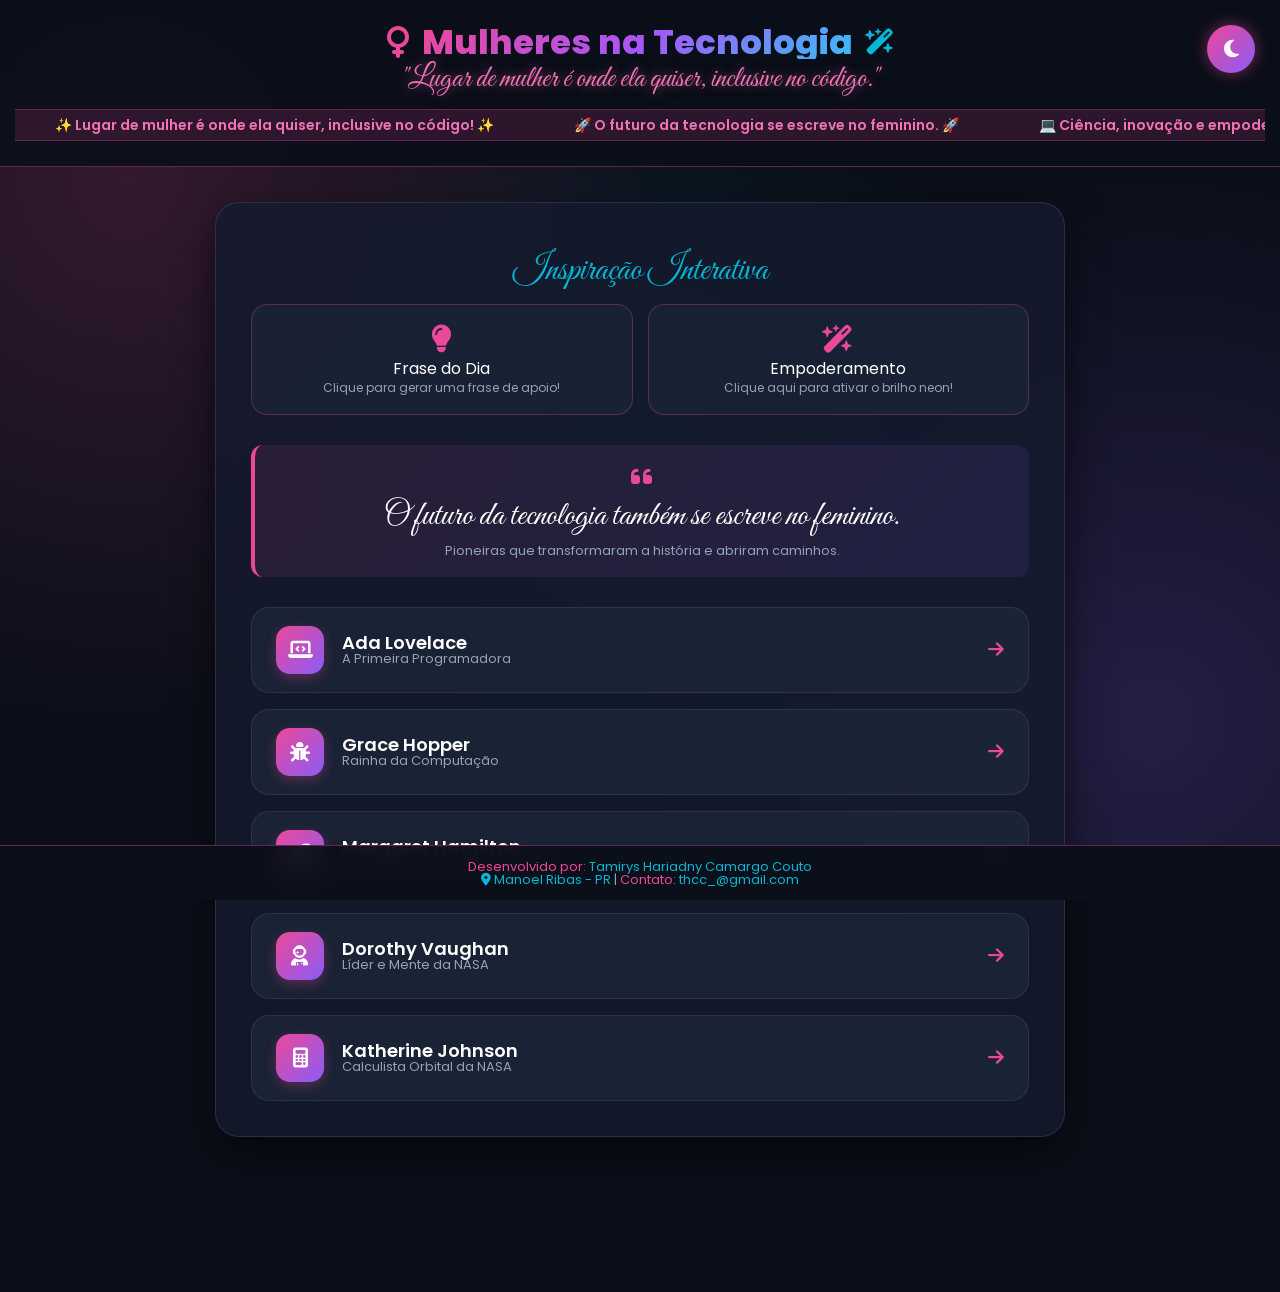
<file: index.html>
<!DOCTYPE html>
<html lang="pt-br">
<head>
    <meta charset="UTF-8">
    <meta name="viewport" content="width=device-width, initial-scale=1.0">
    <title>Mulheres na Tecnologia | Pioneiras</title>
    <link rel="stylesheet" href="reset.css">
    <link rel="stylesheet" href="style.css">
    <link rel="preconnect" href="https://fonts.googleapis.com">
    <link rel="preconnect" href="https://fonts.gstatic.com" crossorigin>
    <link href="https://fonts.googleapis.com/css2?family=Great+Vibes&family=Poppins:wght@300;400;600;800&display=swap" rel="stylesheet">
    <link rel="stylesheet" href="https://cdnjs.cloudflare.com/ajax/libs/font-awesome/6.4.0/css/all.min.css">
    <script src="script.js" defer></script>
</head>
<body>

    <header class="cabecalho">
        <div class="logo-area">
            <i class="fa-solid fa-venus icon-feminismo"></i>
            <h1 id="titulo">Mulheres na Tecnologia</h1>
            <i class="fa-solid fa-wand-magic-sparkles icon-tech"></i>
        </div>
        <p class="frase-cursiva-topo">"Lugar de mulher é onde ela quiser, inclusive no código."</p>

        <!-- Letreiro com Frases Animadas -->
        <div class="ticker-wrapper">
            <div class="ticker-content">
                <span>✨ Lugar de mulher é onde ela quiser, inclusive no código! ✨</span>
                <span>🚀 O futuro da tecnologia se escreve no feminino. 🚀</span>
                <span>💻 Ciência, inovação e empoderamento transformam o mundo. 💻</span>
                <span>👑 Quebrando barreiras e criando o amanhã. 👑</span>
            </div>
        </div>
    </header>

    <main class="card-principal">
        
        <!-- Objetos Interativos -->
        <section class="objetos-interativos">
            <h3 class="subtitulo-cursiva">Inspiração Interativa</h3>
            <div class="cards-interativos">
                <div class="card-item" onclick="gerarFrase()">
                    <i class="fa-solid fa-lightbulb icon-card"></i>
                    <h4>Frase do Dia</h4>
                    <p id="texto-frase">Clique para gerar uma frase de apoio!</p>
                </div>
                <div class="card-item" onclick="soltarBrilhos(event)">
                    <i class="fa-solid fa-wand-magic-sparkles icon-card"></i>
                    <h4>Empoderamento</h4>
                    <p>Clique aqui para ativar o brilho neon!</p>
                </div>
            </div>
        </section>

        <!-- Frases de Empoderamento em Destaque -->
        <section class="quote-box">
            <i class="fa-solid fa-quote-left icon-quote"></i>
            <p class="frase-empoderada">O futuro da tecnologia também se escreve no feminino.</p>
            <span class="subtext-quote">Pioneiras que transformaram a história e abriram caminhos.</span>
        </section>

        <!-- Menu com Cards Interativos -->
        <nav class="menu">
            <ul>
                <li>
                    <a href="ada.html" class="nav-card">
                        <div class="icon-box"><i class="fa-solid fa-laptop-code"></i></div>
                        <div class="card-info">
                            <h3>Ada Lovelace</h3>
                            <p>A Primeira Programadora</p>
                        </div>
                        <i class="fa-solid fa-arrow-right arrow-icon"></i>
                    </a>
                </li>
                <li>
                    <a href="grace.html" class="nav-card">
                        <div class="icon-box"><i class="fa-solid fa-bug"></i></div>
                        <div class="card-info">
                            <h3>Grace Hopper</h3>
                            <p>Rainha da Computação</p>
                        </div>
                        <i class="fa-solid fa-arrow-right arrow-icon"></i>
                    </a>
                </li>
                <li>
                    <a href="margareth.html" class="nav-card">
                        <div class="icon-box"><i class="fa-solid fa-rocket"></i></div>
                        <div class="card-info">
                            <h3>Margaret Hamilton</h3>
                            <p>Pioneira dos Software Espaciais</p>
                        </div>
                        <i class="fa-solid fa-arrow-right arrow-icon"></i>
                    </a>
                </li>
                <li>
                    <a href="dorothy.html" class="nav-card">
                        <div class="icon-box"><i class="fa-solid fa-user-astronaut"></i></div>
                        <div class="card-info">
                            <h3>Dorothy Vaughan</h3>
                            <p>Líder e Mente da NASA</p>
                        </div>
                        <i class="fa-solid fa-arrow-right arrow-icon"></i>
                    </a>
                </li>
                <li>
                    <a href="katherine.html" class="nav-card">
                        <div class="icon-box"><i class="fa-solid fa-calculator"></i></div>
                        <div class="card-info">
                            <h3>Katherine Johnson</h3>
                            <p>Calculista Orbital da NASA</p>
                        </div>
                        <i class="fa-solid fa-arrow-right arrow-icon"></i>
                    </a>
                </li>
            </ul>
        </nav>
    </main>

    <footer>
        <div class="footer-content">
            <p><b>Desenvolvido por:</b> <i>Tamirys Hariadny Camargo Couto</i></p>
            <p><i class="fa-solid fa-location-dot"></i> <i>Manoel Ribas - PR</i> | <b>Contato:</b> <i>thcc_@gmail.com</i></p>
        </div>
    </footer>

</body>
</html>
</file>
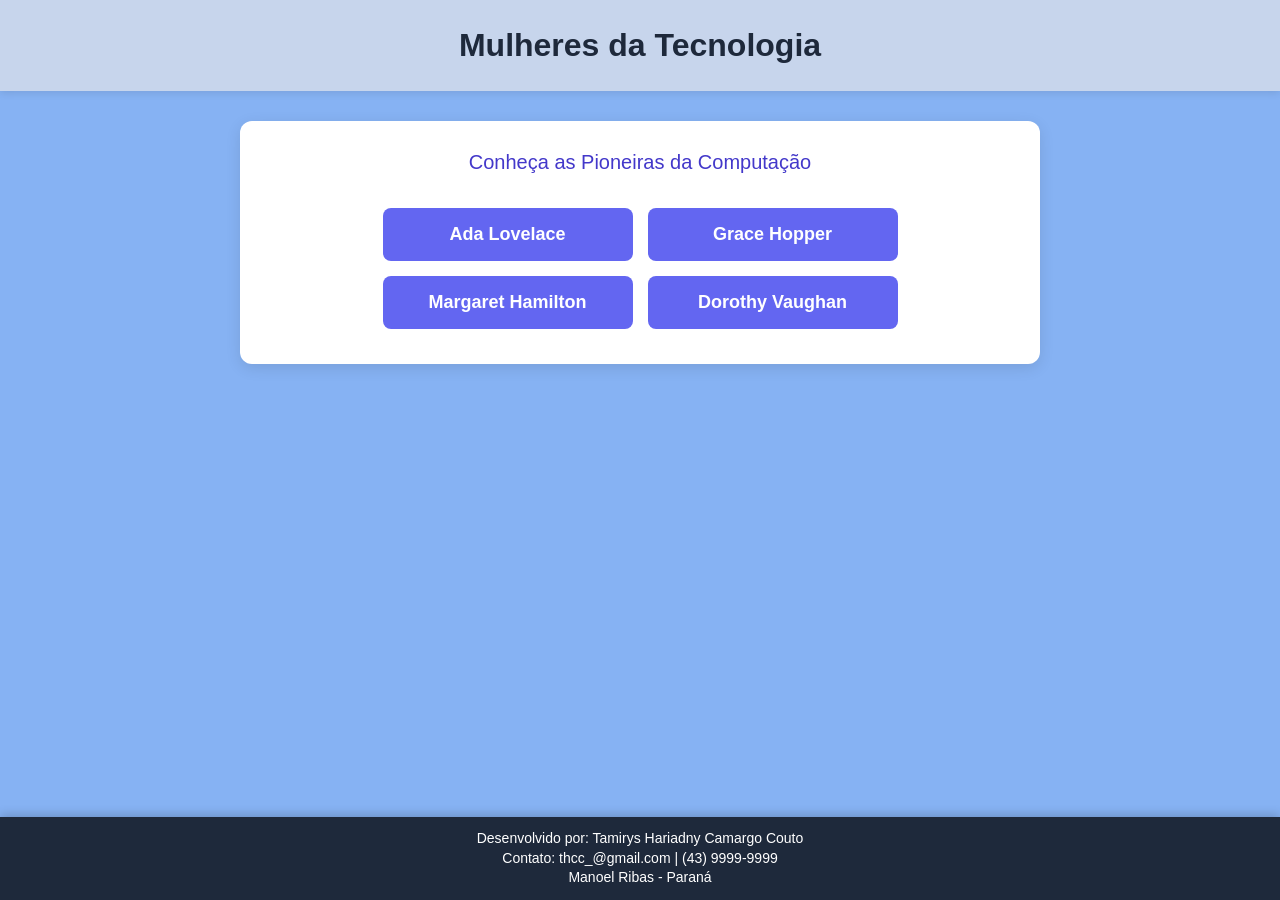
<file: mulheres_tecnologia-main/index.html>
<!DOCTYPE html>
<html lang="pt-br">

<head>
    <meta charset="UTF-8">
    <meta name="viewport" content="width=device-width, initial-scale=1.0">
    <title>Mulheres da Tecnologia - Página Inicial</title>
    <link rel="stylesheet" href="reset.css">
    <link rel="stylesheet" href="style.css"> 
</head>

<body>

    <header class="cabecalho">
        <h1 id="titulo"> Mulheres da Tecnologia </h1>
    </header>

    <main style="text-align: center;">
        <h2 style="font-size: 20px; color: #4338ca; margin-bottom: 20px;">Conheça as Pioneiras da Computação</h2>
        <nav class="menu">
            <ul>
                <li> <a href="ada.html"> Ada Lovelace </a></li>
                <li> <a href="grace.html"> Grace Hopper </a> </li>
                <li> <a href="margareth.html"> Margaret Hamilton </a> </li>
                <li> <a href="dorothy.html"> Dorothy Vaughan </a></li>
            </ul>
        </nav>
    </main>

    <footer>
        <p>
            <b>Desenvolvido por:</b> <i> Tamirys Hariadny Camargo Couto </i> <br>
            <b>Contato:</b> <i>thcc_@gmail.com | (43) 9999-9999 </i> <br>
            <i> Manoel Ribas - Paraná </i> 
        </p>
    </footer>
</body>

</html>
</file>
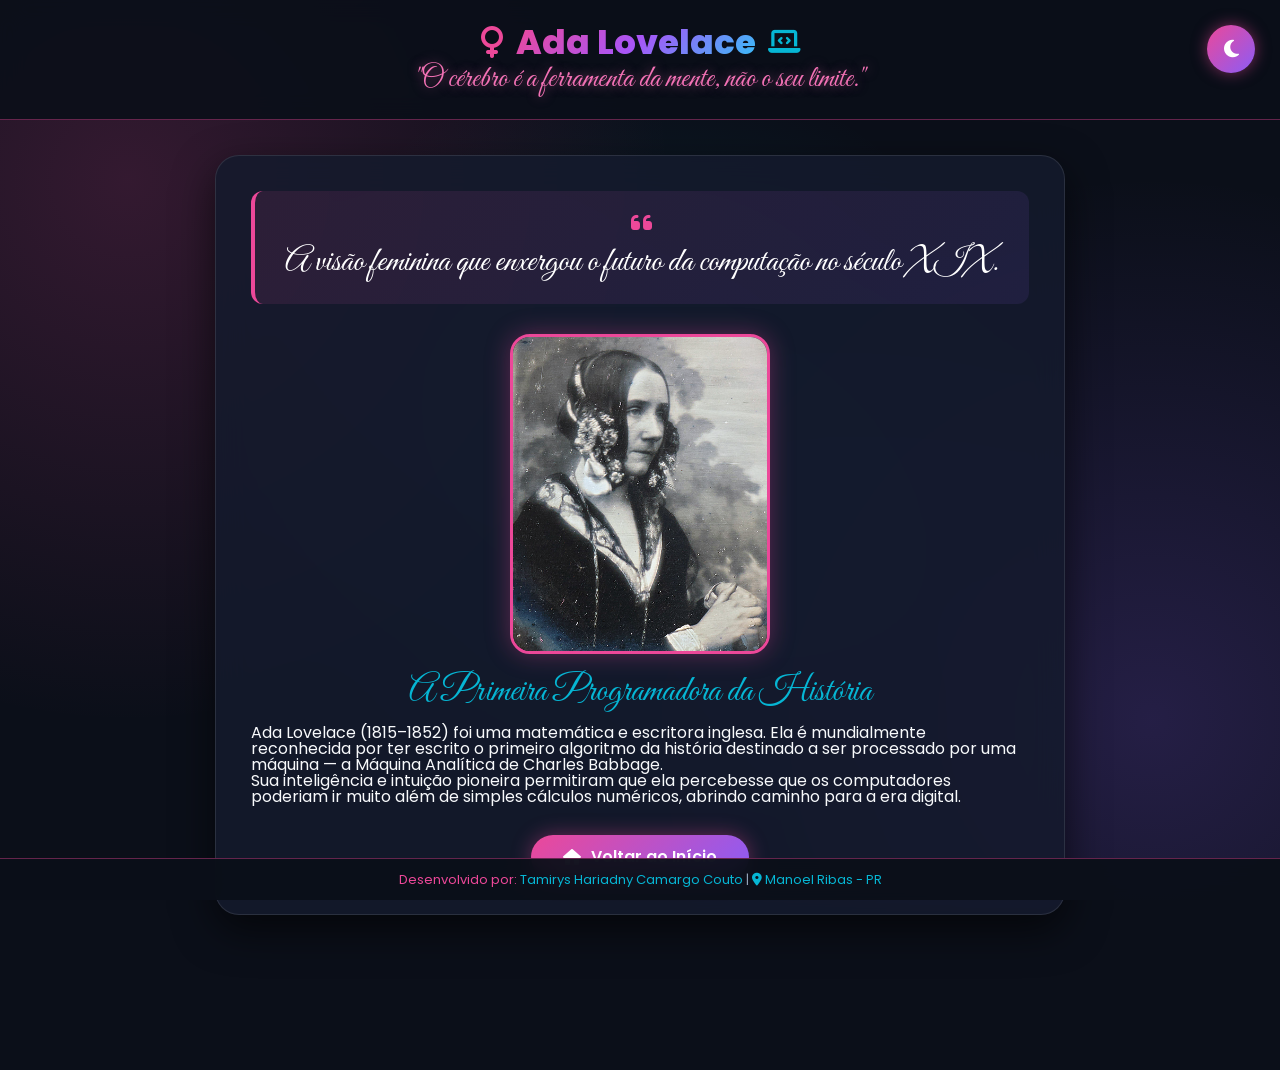
<file: ada.html>
<!DOCTYPE html>
<html lang="pt-br">
<head>
    <meta charset="UTF-8">
    <meta name="viewport" content="width=device-width, initial-scale=1.0">
    <title>Ada Lovelace | Mulheres na Tech</title>
    <link rel="stylesheet" href="reset.css">
    <link rel="stylesheet" href="style.css">
    <link rel="preconnect" href="https://fonts.googleapis.com">
    <link rel="preconnect" href="https://fonts.gstatic.com" crossorigin>
    <link href="https://fonts.googleapis.com/css2?family=Great+Vibes&family=Poppins:wght@300;400;600;800&display=swap" rel="stylesheet">
    <link rel="stylesheet" href="https://cdnjs.cloudflare.com/ajax/libs/font-awesome/6.4.0/css/all.min.css">
    <script src="script.js" defer></script>
</head>
<body>

    <header class="cabecalho">
        <div class="logo-area">
            <i class="fa-solid fa-venus icon-feminismo"></i>
            <h1 id="titulo">Ada Lovelace</h1>
            <i class="fa-solid fa-laptop-code icon-tech"></i>
        </div>
        <p class="frase-cursiva-topo">"O cérebro é a ferramenta da mente, não o seu limite."</p>
    </header>

    <main class="card-principal">
        <div class="quote-box">
            <i class="fa-solid fa-quote-left icon-quote"></i>
            <p class="frase-empoderada">A visão feminina que enxergou o futuro da computação no século XIX.</p>
        </div>

        <div class="img-container">
            <img class="imgcentro img-animada" src="ada.png" alt="Ada Lovelace">
        </div>

        <section class="bio-texto">
            <h2 class="subtitulo-cursiva">A Primeira Programadora da História</h2>
            <p>Ada Lovelace (1815–1852) foi uma matemática e escritora inglesa. Ela é mundialmente reconhecida por ter escrito o primeiro algoritmo da história destinado a ser processado por uma máquina — a Máquina Analítica de Charles Babbage.</p>
            <p>Sua inteligência e intuição pioneira permitiram que ela percebesse que os computadores poderiam ir muito além de simples cálculos numéricos, abrindo caminho para a era digital.</p>
        </section>

        <div class="btn-container">
            <a href="index.html" class="btn-voltar">
                <i class="fa-solid fa-house"></i> Voltar ao Início
            </a>
        </div>
    </main>

    <footer>
        <p><b>Desenvolvido por:</b> <i>Tamirys Hariadny Camargo Couto</i> | <i class="fa-solid fa-location-dot"></i> <i>Manoel Ribas - PR</i></p>
    </footer>

</body>
</html>
</file>
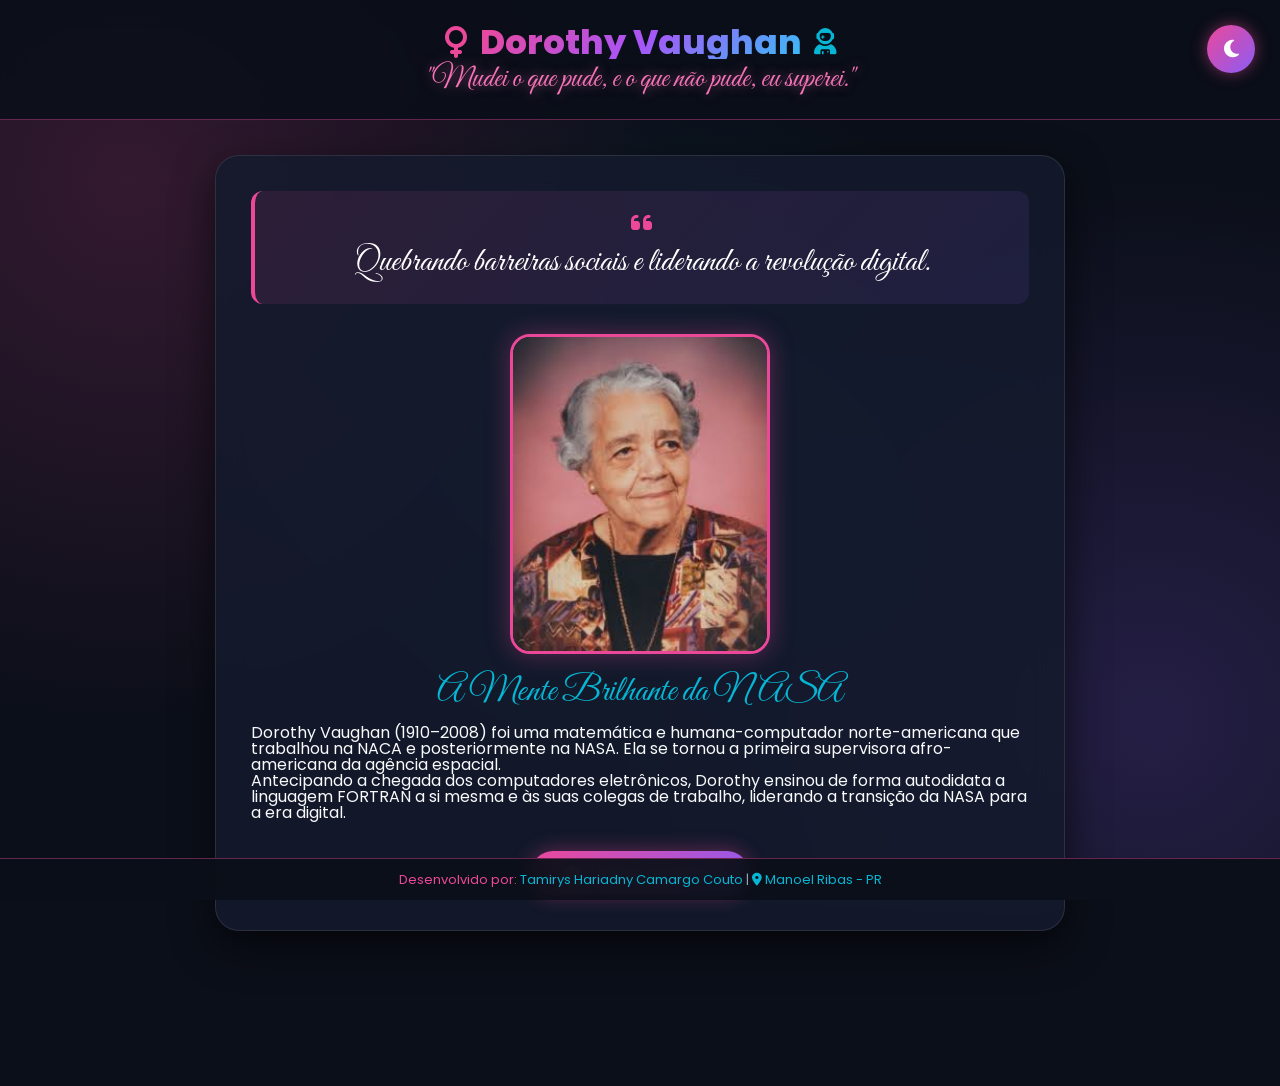
<file: dorothy.html>
<!DOCTYPE html>
<html lang="pt-br">
<head>
    <meta charset="UTF-8">
    <meta name="viewport" content="width=device-width, initial-scale=1.0">
    <title>Dorothy Vaughan | Mulheres na Tech</title>
    <link rel="stylesheet" href="reset.css">
    <link rel="stylesheet" href="style.css">
    <link rel="preconnect" href="https://fonts.googleapis.com">
    <link rel="preconnect" href="https://fonts.gstatic.com" crossorigin>
    <link href="https://fonts.googleapis.com/css2?family=Great+Vibes&family=Poppins:wght@300;400;600;800&display=swap" rel="stylesheet">
    <link rel="stylesheet" href="https://cdnjs.cloudflare.com/ajax/libs/font-awesome/6.4.0/css/all.min.css">
    <script src="script.js" defer></script>
</head>
<body>

    <header class="cabecalho">
        <div class="logo-area">
            <i class="fa-solid fa-venus icon-feminismo"></i>
            <h1 id="titulo">Dorothy Vaughan</h1>
            <i class="fa-solid fa-user-astronaut icon-tech"></i>
        </div>
        <p class="frase-cursiva-topo">"Mudei o que pude, e o que não pude, eu superei."</p>
    </header>

    <main class="card-principal">
        <div class="quote-box">
            <i class="fa-solid fa-quote-left icon-quote"></i>
            <p class="frase-empoderada">Quebrando barreiras sociais e liderando a revolução digital.</p>
        </div>

        <div class="img-container">
            <img class="imgcentro img-animada" src="dorothy.jpeg" alt="Dorothy Vaughan">
        </div>

        <section class="bio-texto">
            <h2 class="subtitulo-cursiva">A Mente Brilhante da NASA</h2>
            <p>Dorothy Vaughan (1910–2008) foi uma matemática e humana-computador norte-americana que trabalhou na NACA e posteriormente na NASA. Ela se tornou a primeira supervisora afro-americana da agência espacial.</p>
            <p>Antecipando a chegada dos computadores eletrônicos, Dorothy ensinou de forma autodidata a linguagem FORTRAN a si mesma e às suas colegas de trabalho, liderando a transição da NASA para a era digital.</p>
        </section>

        <div class="btn-container">
            <a href="index.html" class="btn-voltar">
                <i class="fa-solid fa-house"></i> Voltar ao Início
            </a>
        </div>
    </main>

    <footer>
        <p><b>Desenvolvido por:</b> <i>Tamirys Hariadny Camargo Couto</i> | <i class="fa-solid fa-location-dot"></i> <i>Manoel Ribas - PR</i></p>
    </footer>

</body>
</html>
</file>
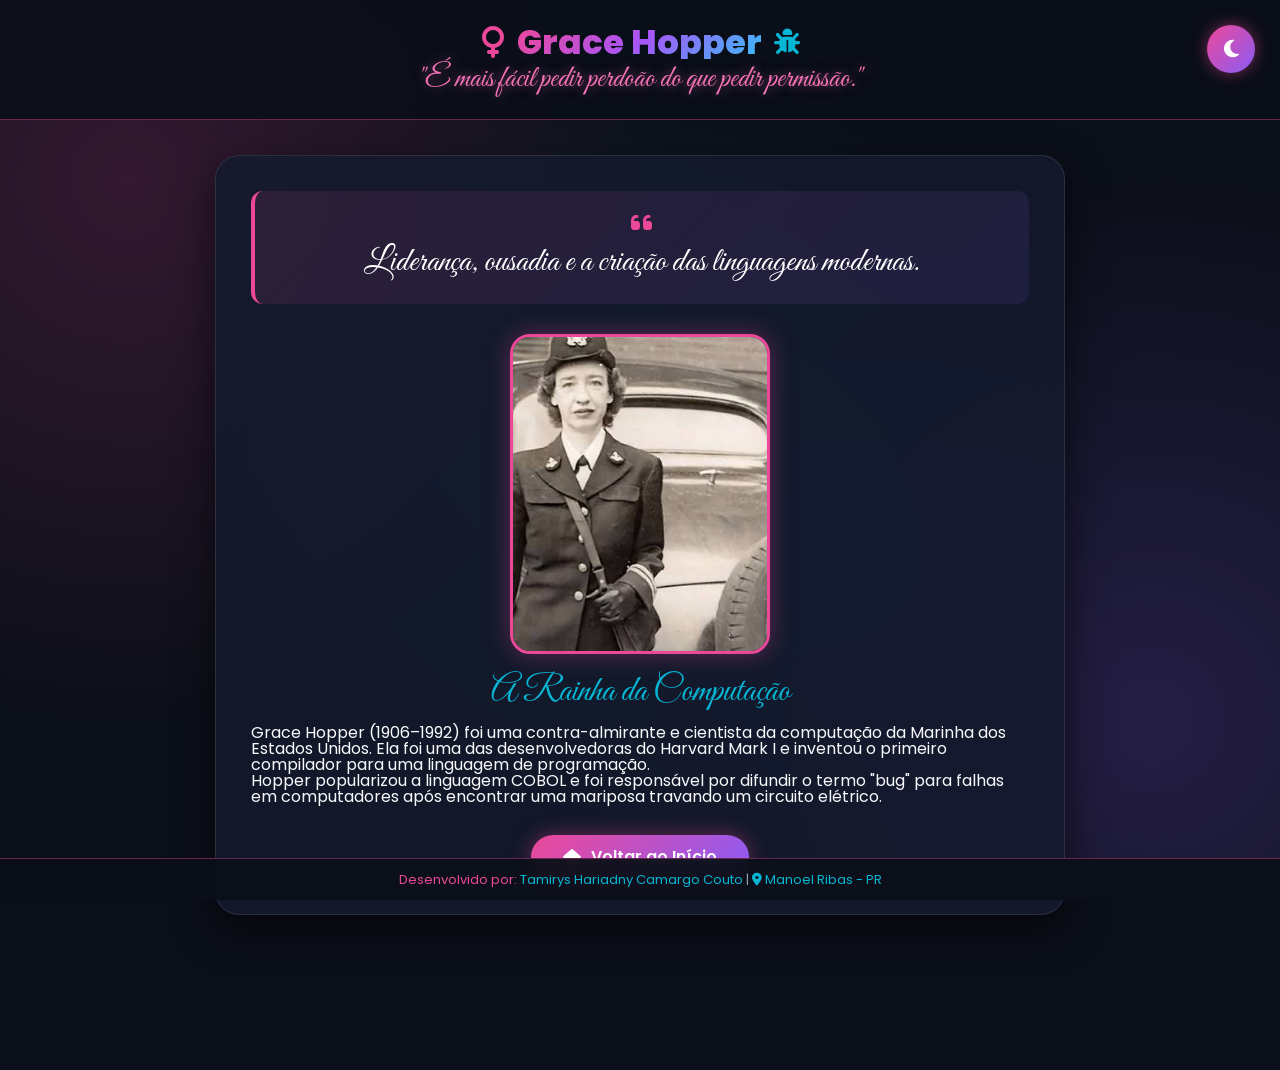
<file: grace.html>
<!DOCTYPE html>
<html lang="pt-br">
<head>
    <meta charset="UTF-8">
    <meta name="viewport" content="width=device-width, initial-scale=1.0">
    <title>Grace Hopper | Mulheres na Tech</title>
    <link rel="stylesheet" href="reset.css">
    <link rel="stylesheet" href="style.css">
    <link rel="preconnect" href="https://fonts.googleapis.com">
    <link rel="preconnect" href="https://fonts.gstatic.com" crossorigin>
    <link href="https://fonts.googleapis.com/css2?family=Great+Vibes&family=Poppins:wght@300;400;600;800&display=swap" rel="stylesheet">
    <link rel="stylesheet" href="https://cdnjs.cloudflare.com/ajax/libs/font-awesome/6.4.0/css/all.min.css">
    <script src="script.js" defer></script>
</head>
<body>

    <header class="cabecalho">
        <div class="logo-area">
            <i class="fa-solid fa-venus icon-feminismo"></i>
            <h1 id="titulo">Grace Hopper</h1>
            <i class="fa-solid fa-bug icon-tech"></i>
        </div>
        <p class="frase-cursiva-topo">"É mais fácil pedir perdoão do que pedir permissão."</p>
    </header>

    <main class="card-principal">
        <div class="quote-box">
            <i class="fa-solid fa-quote-left icon-quote"></i>
            <p class="frase-empoderada">Liderança, ousadia e a criação das linguagens modernas.</p>
        </div>

        <div class="img-container">
            <img class="imgcentro img-animada" src="grace.jpeg" alt="Grace Hopper">
        </div>

        <section class="bio-texto">
            <h2 class="subtitulo-cursiva">A Rainha da Computação</h2>
            <p>Grace Hopper (1906–1992) foi uma contra-almirante e cientista da computação da Marinha dos Estados Unidos. Ela foi uma das desenvolvedoras do Harvard Mark I e inventou o primeiro compilador para uma linguagem de programação.</p>
            <p>Hopper popularizou a linguagem COBOL e foi responsável por difundir o termo "bug" para falhas em computadores após encontrar uma mariposa travando um circuito elétrico.</p>
        </section>

        <div class="btn-container">
            <a href="index.html" class="btn-voltar">
                <i class="fa-solid fa-house"></i> Voltar ao Início
            </a>
        </div>
    </main>

    <footer>
        <p><b>Desenvolvido por:</b> <i>Tamirys Hariadny Camargo Couto</i> | <i class="fa-solid fa-location-dot"></i> <i>Manoel Ribas - PR</i></p>
    </footer>

</body>
</html>
</file>
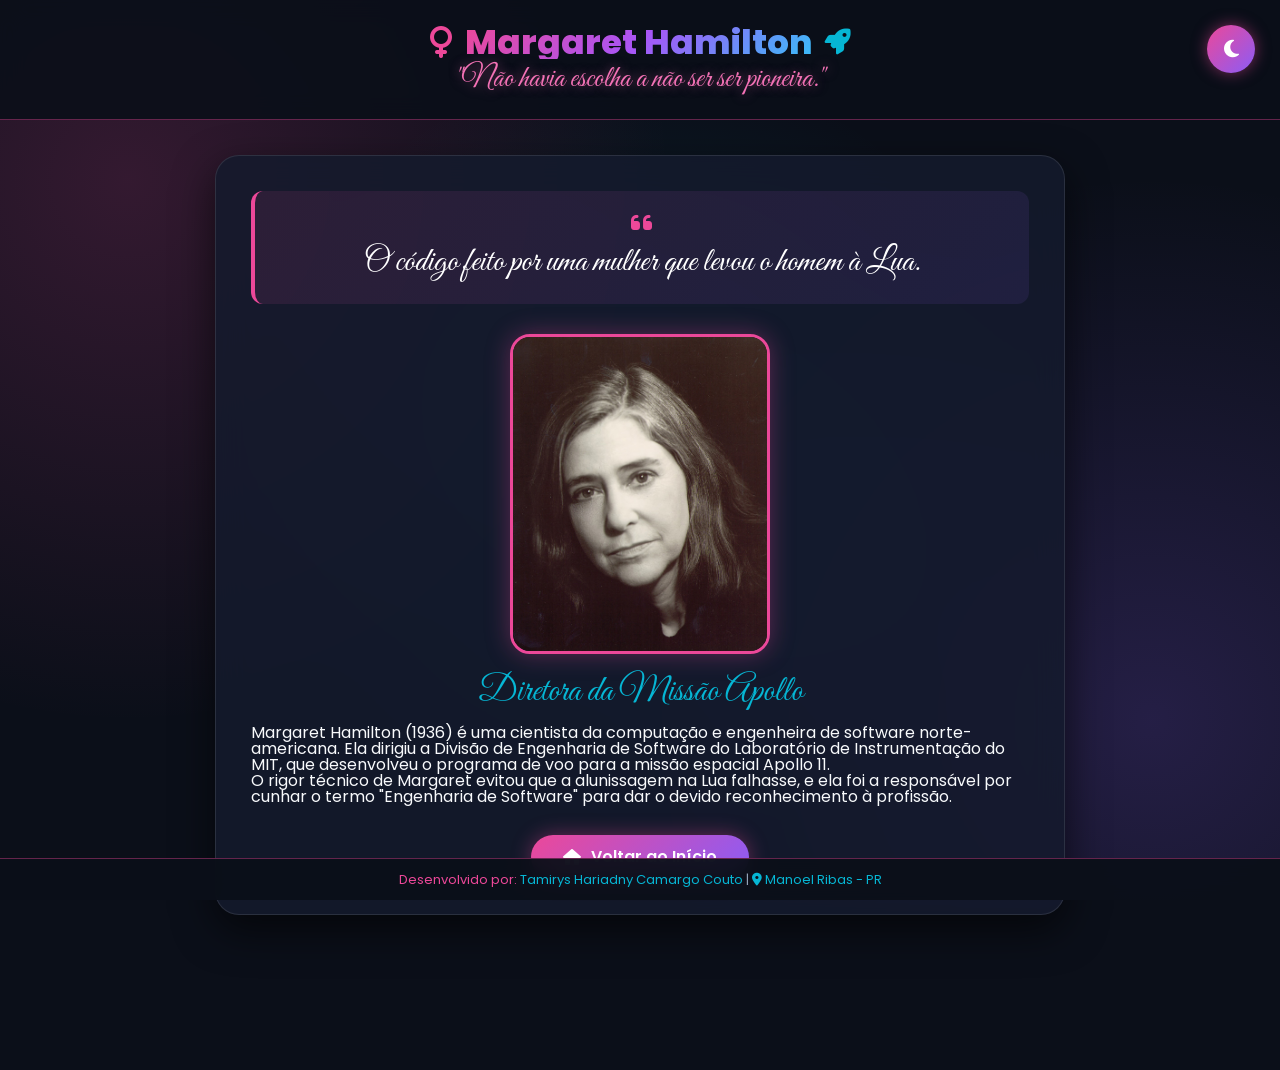
<file: margareth.html>
<!DOCTYPE html>
<html lang="pt-br">
<head>
    <meta charset="UTF-8">
    <meta name="viewport" content="width=device-width, initial-scale=1.0">
    <title>Margaret Hamilton | Mulheres na Tech</title>
    <link rel="stylesheet" href="reset.css">
    <link rel="stylesheet" href="style.css">
    <link rel="preconnect" href="https://fonts.googleapis.com">
    <link rel="preconnect" href="https://fonts.gstatic.com" crossorigin>
    <link href="https://fonts.googleapis.com/css2?family=Great+Vibes&family=Poppins:wght@300;400;600;800&display=swap" rel="stylesheet">
    <link rel="stylesheet" href="https://cdnjs.cloudflare.com/ajax/libs/font-awesome/6.4.0/css/all.min.css">
    <script src="script.js" defer></script>
</head>
<body>

    <header class="cabecalho">
        <div class="logo-area">
            <i class="fa-solid fa-venus icon-feminismo"></i>
            <h1 id="titulo">Margaret Hamilton</h1>
            <i class="fa-solid fa-rocket icon-tech"></i>
        </div>
        <p class="frase-cursiva-topo">"Não havia escolha a não ser ser pioneira."</p>
    </header>

    <main class="card-principal">
        <div class="quote-box">
            <i class="fa-solid fa-quote-left icon-quote"></i>
            <p class="frase-empoderada">O código feito por uma mulher que levou o homem à Lua.</p>
        </div>

        <div class="img-container">
            <img class="imgcentro img-animada" src="margareth.jpg" alt="Margaret Hamilton">
        </div>

        <section class="bio-texto">
            <h2 class="subtitulo-cursiva">Diretora da Missão Apollo</h2>
            <p>Margaret Hamilton (1936) é uma cientista da computação e engenheira de software norte-americana. Ela dirigiu a Divisão de Engenharia de Software do Laboratório de Instrumentação do MIT, que desenvolveu o programa de voo para a missão espacial Apollo 11.</p>
            <p>O rigor técnico de Margaret evitou que a alunissagem na Lua falhasse, e ela foi a responsável por cunhar o termo "Engenharia de Software" para dar o devido reconhecimento à profissão.</p>
        </section>

        <div class="btn-container">
            <a href="index.html" class="btn-voltar">
                <i class="fa-solid fa-house"></i> Voltar ao Início
            </a>
        </div>
    </main>

    <footer>
        <p><b>Desenvolvido por:</b> <i>Tamirys Hariadny Camargo Couto</i> | <i class="fa-solid fa-location-dot"></i> <i>Manoel Ribas - PR</i></p>
    </footer>

</body>
</html>
</file>
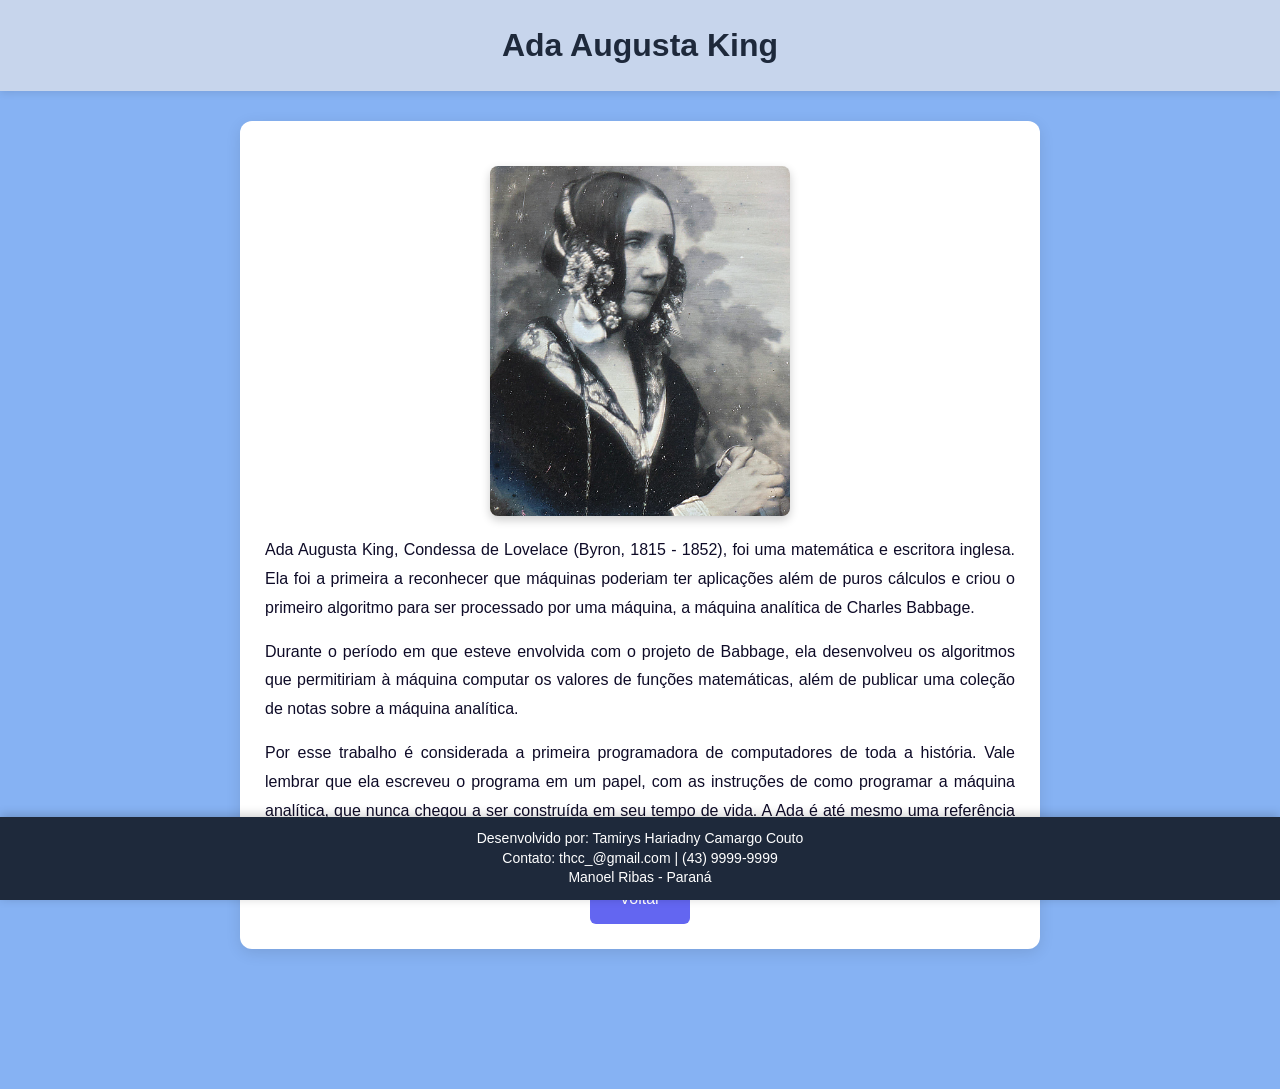
<file: mulheres_tecnologia-main/ada.html>
<!DOCTYPE html>
<html lang="pt-br">
<head>
    <meta charset="UTF-8">
    <meta name="viewport" content="width=device-width, initial-scale=1.0">
    <link rel="stylesheet" href="reset.css">
    <link rel="stylesheet" href="style.css">
    <title>Ada Augusta King - Ada Lovelace</title>
</head>
<body>
    <header class="cabecalho">
        <h1 id="titulo">Ada Augusta King</h1>
    </header>

    <main>
        <img src="ada.png" alt="Ada Lovelace" class="imgcentro">

        <p>Ada Augusta King, Condessa de Lovelace (Byron, 1815 - 1852), foi uma matemática e escritora inglesa. Ela foi a primeira a reconhecer que máquinas poderiam ter aplicações além de puros cálculos e criou o primeiro algoritmo para ser processado por uma máquina, a máquina analítica de Charles Babbage.</p>

        <p>Durante o período em que esteve envolvida com o projeto de Babbage, ela desenvolveu os algoritmos que permitiriam à máquina computar os valores de funções matemáticas, além de publicar uma coleção de notas sobre a máquina analítica.</p> 

        <p>Por esse trabalho é considerada a primeira programadora de computadores de toda a história. Vale lembrar que ela escreveu o programa em um papel, com as instruções de como programar a máquina analítica, que nunca chegou a ser construída em seu tempo de vida. A Ada é até mesmo uma referência da cultura pop.</p>

        <div class="btn-container">
            <a href="index.html" class="btn-voltar">Voltar</a>
        </div>
    </main>

    <footer>
        <p>
            <b>Desenvolvido por:</b> <i> Tamirys Hariadny Camargo Couto </i> <br>
            <b>Contato:</b> <i>thcc_@gmail.com | (43) 9999-9999 </i> <br>
            <i> Manoel Ribas - Paraná </i> 
        </p>
    </footer>
</body>
</html>
</file>
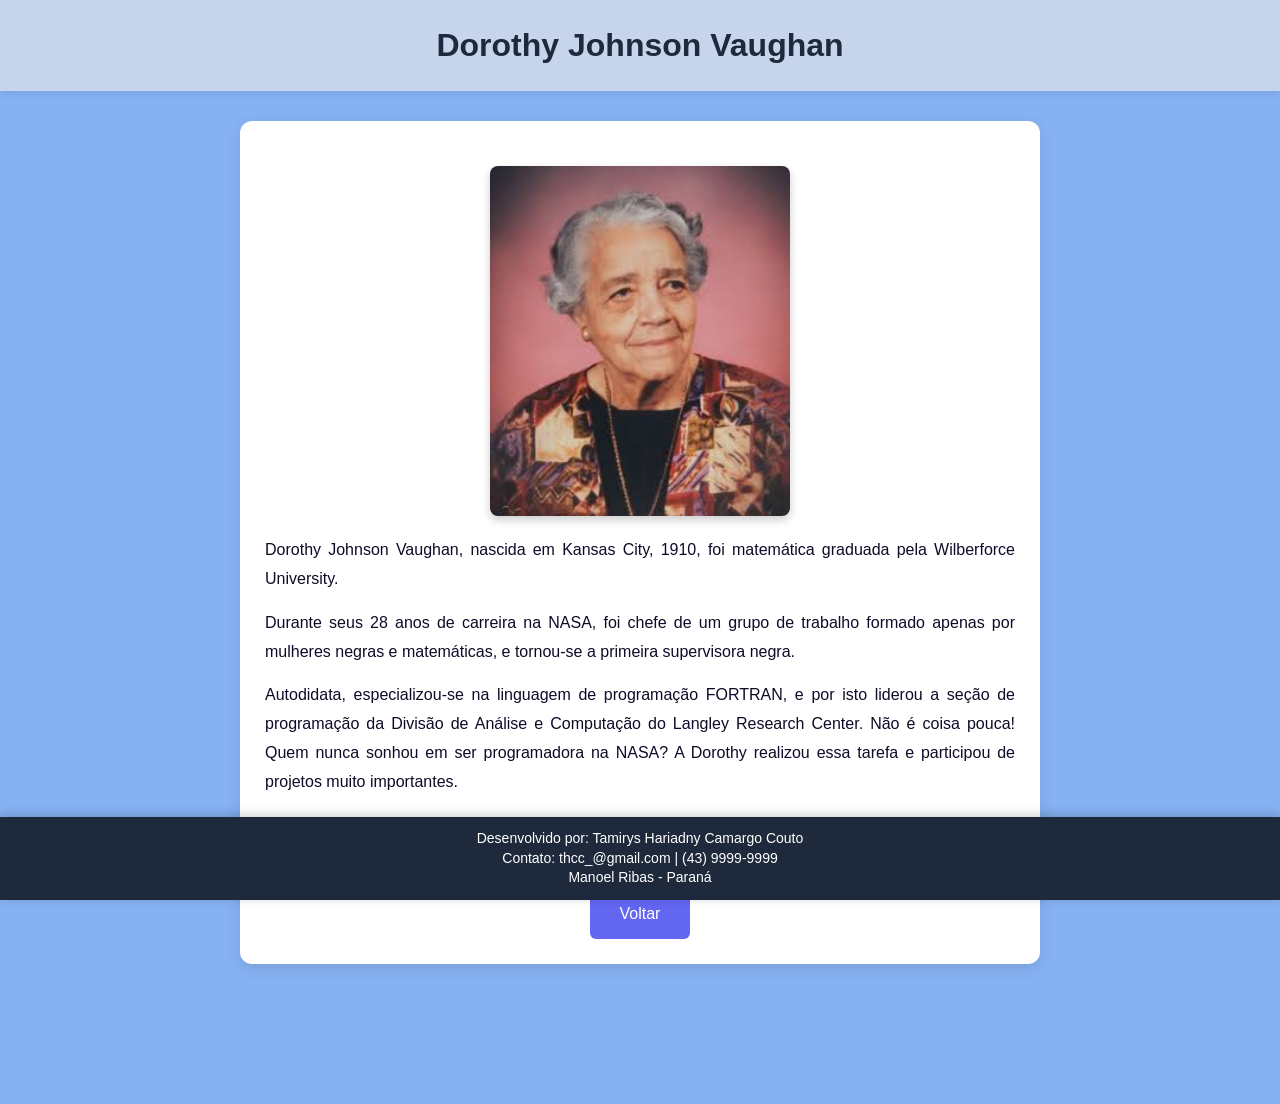
<file: mulheres_tecnologia-main/dorothy.html>
<!DOCTYPE html>
<html lang="pt-br">
<head>
    <meta charset="UTF-8">
    <meta name="viewport" content="width=device-width, initial-scale=1.0">
    <link rel="stylesheet" href="reset.css">
    <link rel="stylesheet" href="style.css">
    <title> Dorothy Johnson Vaughan </title>
</head>
<body>
    <header class="cabecalho">
        <h1 id="titulo"> Dorothy Johnson Vaughan </h1>
    </header>
    
    <main>
        <img src="dorothy.jpeg" alt="Foto de Dorothy Johnson Vaughan" class="imgcentro">

        <p>Dorothy Johnson Vaughan, nascida em Kansas City, 1910, foi matemática graduada pela Wilberforce University.</p>

        <p> Durante seus 28 anos de carreira na NASA, foi chefe de um grupo de trabalho formado apenas por mulheres negras e matemáticas, e tornou-se a primeira supervisora negra.</p>
            
        <p>Autodidata, especializou-se na linguagem de programação FORTRAN, e por isto liderou a seção de programação da Divisão de Análise e Computação do Langley Research Center. Não é coisa pouca! Quem nunca sonhou em ser programadora na NASA? A Dorothy realizou essa tarefa e participou de projetos muito importantes.</p>
            
        <p>Além disso, ela também é uma das mulheres destacada na história Estrelas Além do Tempo (Hidden Figures) que foi lançado nos cinemas.</p>

        <div class="btn-container">
            <a href="index.html" class="btn-voltar">Voltar</a>
        </div>
    </main>

    <footer>
        <p>
            <b>Desenvolvido por:</b> <i> Tamirys Hariadny Camargo Couto </i> <br>
            <b>Contato:</b> <i>thcc_@gmail.com | (43) 9999-9999 </i> <br>
            <i> Manoel Ribas - Paraná </i> 
        </p>
    </footer>
</body>
</html>
</file>
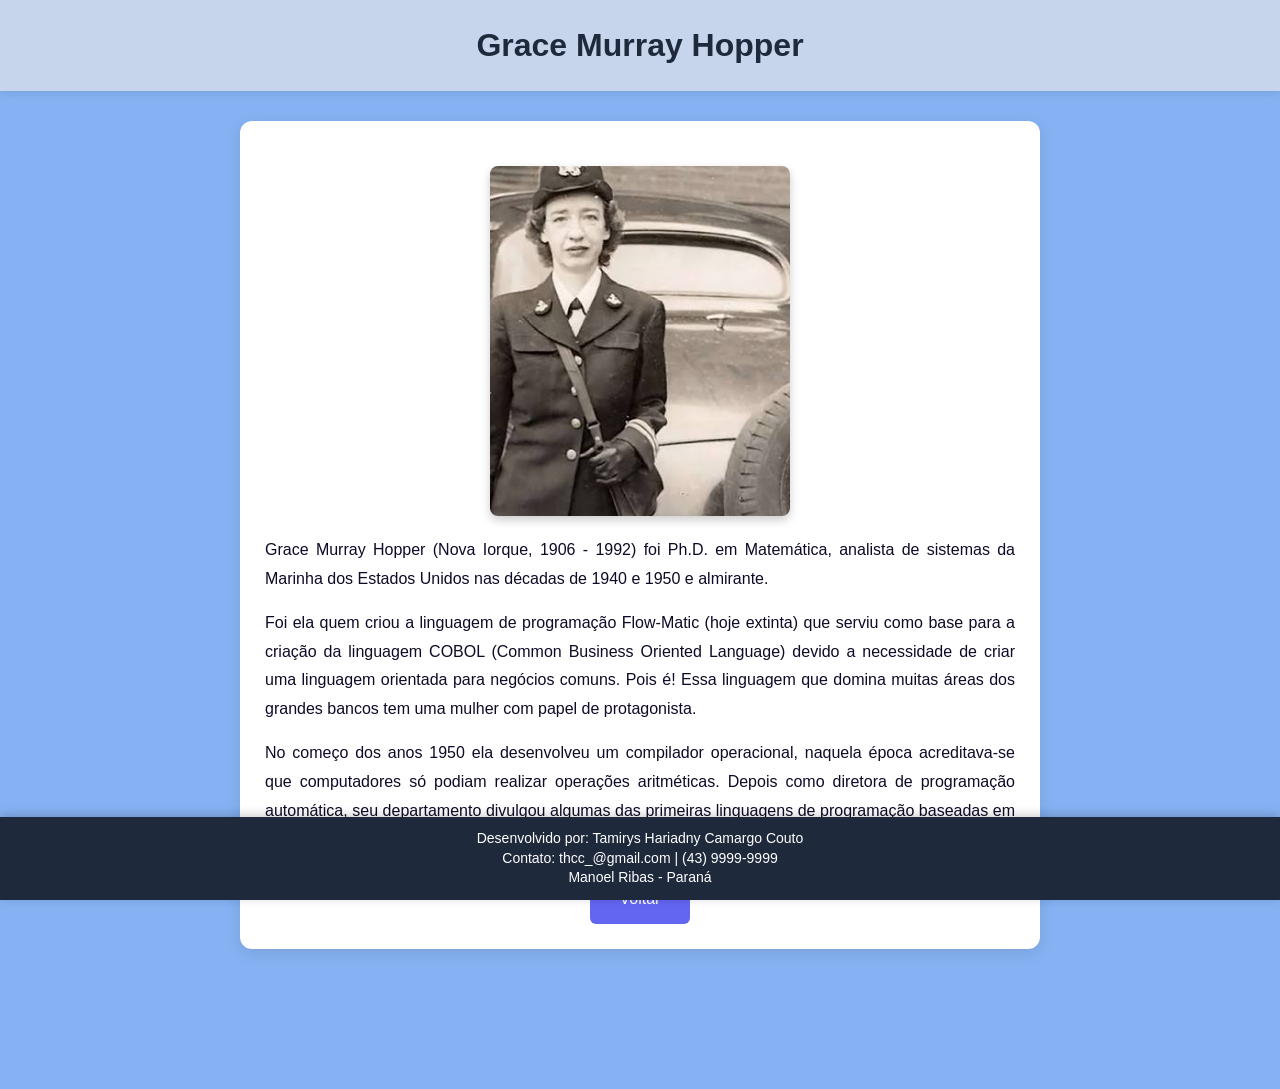
<file: mulheres_tecnologia-main/grace.html>
<!DOCTYPE html>
<html lang="pt-br">
<head>
    <meta charset="UTF-8">
    <meta name="viewport" content="width=device-width, initial-scale=1.0">
    <link rel="stylesheet" href="reset.css">
    <link rel="stylesheet" href="style.css">
    <title> Grace Murray Hopper </title>
</head>
<body>
    <header class="cabecalho">
        <h1 id="titulo"> Grace Murray Hopper </h1>
    </header>

    <main>
        <img src="grace.jpeg" alt="Grace Murray Hopper" class="imgcentro">
        
        <p> Grace Murray Hopper (Nova Iorque, 1906 - 1992) foi Ph.D. em Matemática, analista de sistemas da Marinha dos Estados Unidos nas décadas de 1940 e 1950 e almirante.</p>

        <p> Foi ela quem criou a linguagem de programação Flow-Matic (hoje extinta) que serviu como base para a criação da linguagem COBOL (Common Business Oriented Language) devido a necessidade de criar uma linguagem orientada para negócios comuns. Pois é! Essa linguagem que domina muitas áreas dos grandes bancos tem uma mulher com papel de protagonista.</p>

        <p>No começo dos anos 1950 ela desenvolveu um compilador operacional, naquela época acreditava-se que computadores só podiam realizar operações aritméticas. Depois como diretora de programação automática, seu departamento divulgou algumas das primeiras linguagens de programação baseadas em compilador. Isso mesmo: considerada uma das mães dos compiladores. </p>

        <div class="btn-container">
            <a href="index.html" class="btn-voltar">Voltar</a>
        </div>
    </main>

    <footer>
        <p>
            <b>Desenvolvido por:</b> <i> Tamirys Hariadny Camargo Couto </i> <br>
            <b>Contato:</b> <i>thcc_@gmail.com | (43) 9999-9999 </i> <br>
            <i> Manoel Ribas - Paraná </i> 
        </p>
    </footer>
</body>
</html>
</file>
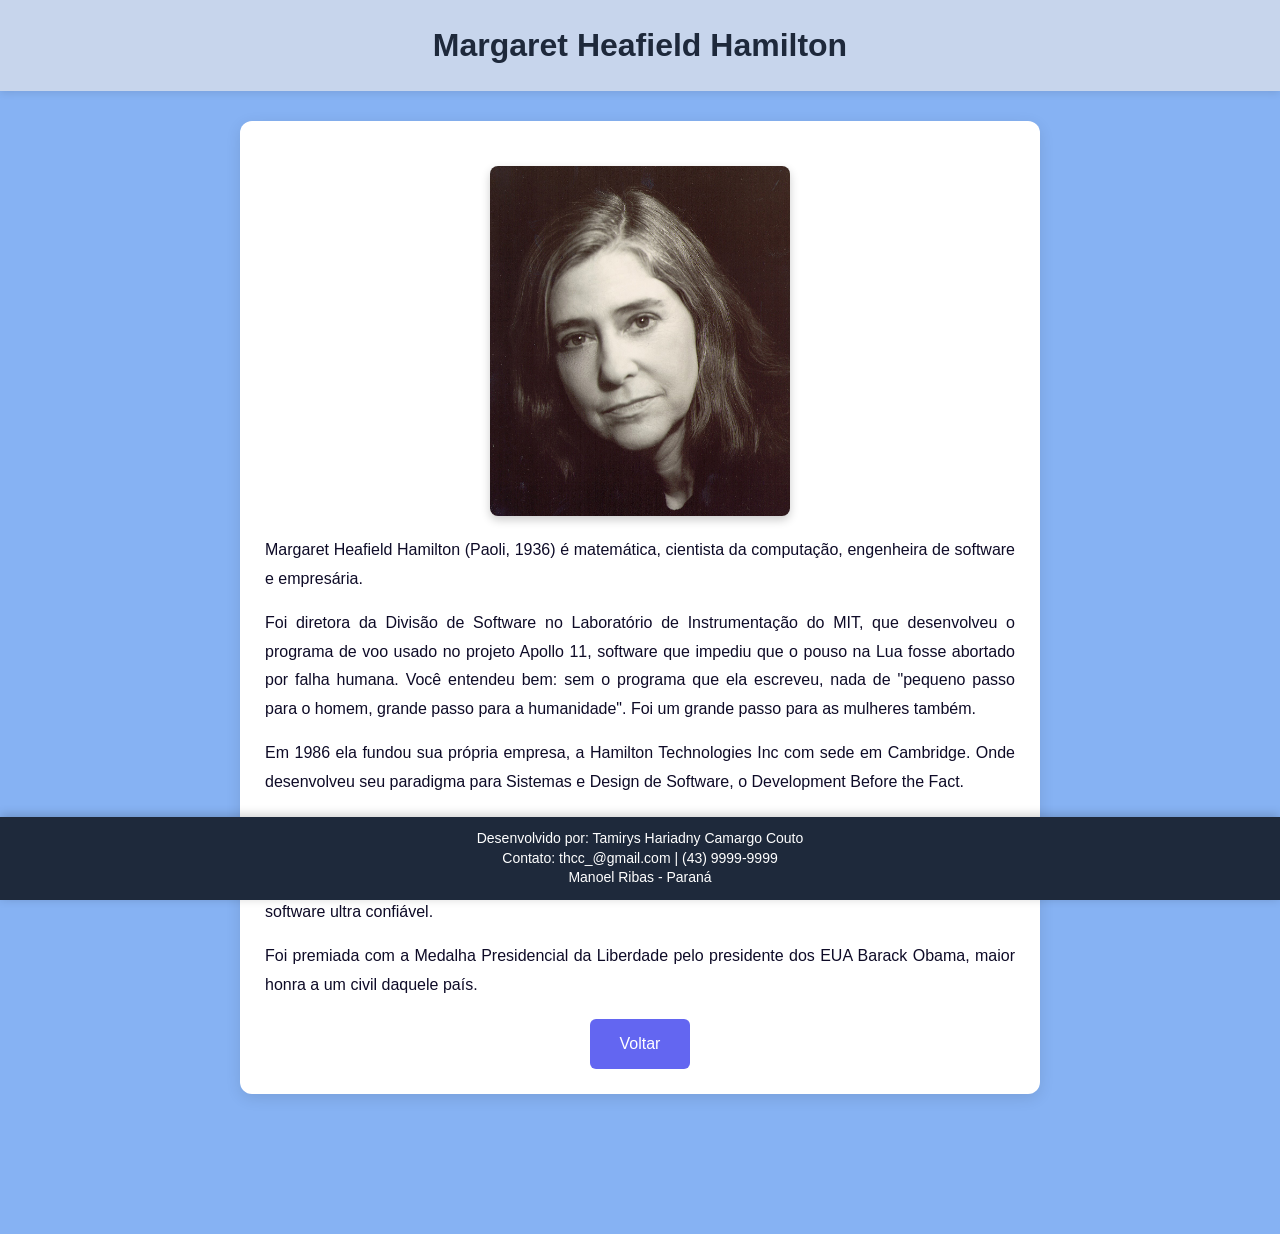
<file: mulheres_tecnologia-main/margareth.html>
<!DOCTYPE html>
<html lang="pt-br">
<head>
    <meta charset="UTF-8">
    <meta name="viewport" content="width=device-width, initial-scale=1.0">
    <link rel="stylesheet" href="reset.css">
    <link rel="stylesheet" href="style.css">
    <title> Margaret Heafield Hamilton </title>
</head>
<body>
    <header class="cabecalho"> 
        <h1 id="titulo"> Margaret Heafield Hamilton </h1>
    </header>

    <main>
        <img src="margareth.jpg" alt="Margaret Heafield Hamilton" class="imgcentro">

        <p> Margaret Heafield Hamilton (Paoli, 1936) é matemática, cientista da computação, engenheira de software e empresária.</p> 

        <p>Foi diretora da Divisão de Software no Laboratório de Instrumentação do MIT, que desenvolveu o programa de voo usado no projeto Apollo 11, software que impediu que o pouso na Lua fosse abortado por falha humana. Você entendeu bem: sem o programa que ela escreveu, nada de "pequeno passo para o homem, grande passo para a humanidade". Foi um grande passo para as mulheres também.</p> 

        <p> Em 1986 ela fundou sua própria empresa, a Hamilton Technologies Inc com sede em Cambridge. Onde desenvolveu seu paradigma para Sistemas e Design de Software, o Development Before the Fact. </p>

        <p> Além de ser creditada por ter criado o termo "engenharia de software", foi uma das desenvolvedoras dos conceitos de computação paralela, priority scheduling, teste de sistema, e capacidade de decisão com integração humana, tais como mostradores de prioridade que viriam a ser o fundamento do design de software ultra confiável. </p>
                
        <p> Foi premiada com a Medalha Presidencial da Liberdade pelo presidente dos EUA Barack Obama, maior honra a um civil daquele país. </p>

        <div class="btn-container">
            <a href="index.html" class="btn-voltar">Voltar</a>
        </div>
    </main>

    <footer>
        <p>
            <b>Desenvolvido por:</b> <i> Tamirys Hariadny Camargo Couto </i> <br>
            <b>Contato:</b> <i>thcc_@gmail.com | (43) 9999-9999 </i> <br>
            <i> Manoel Ribas - Paraná </i> 
        </p>
    </footer>
</body>
</html>
</file>
<file: style.css>
/* ==========================================
   ESTILO MODERNO, INTERATIVO E EMPODERADO
   ========================================== */

:root {
    --purple-main: #8b5cf6;
    --pink-neon: #ec4899;
    --cyan-neon: #06b6d4;
    --dark-bg: #0b0f19;
    --card-glass: rgba(20, 27, 45, 0.85);
    --border-pink: rgba(236, 72, 153, 0.4);
}

* {
    box-sizing: border-box;
    margin: 0;
    padding: 0;
}

body {
    background: var(--dark-bg);
    background-image: 
        radial-gradient(circle at 10% 20%, rgba(236, 72, 153, 0.18) 0%, transparent 40%),
        radial-gradient(circle at 90% 80%, rgba(139, 92, 246, 0.2) 0%, transparent 40%),
        radial-gradient(circle at 50% 50%, rgba(6, 182, 212, 0.12) 0%, transparent 50%);
    background-attachment: fixed;
    font-family: 'Poppins', sans-serif;
    color: #f8fafc;
    min-height: 100vh;
    padding-bottom: 120px;
}

/* Header */
.cabecalho {
    background: rgba(11, 15, 25, 0.9);
    backdrop-filter: blur(12px);
    border-bottom: 1px solid var(--border-pink);
    padding: 25px 15px;
    text-align: center;
}

.logo-area {
    display: flex;
    align-items: center;
    justify-content: center;
    gap: 12px;
}

#titulo {
    font-family: 'Poppins', sans-serif;
    font-size: 34px;
    font-weight: 800;
    background: linear-gradient(135deg, #ec4899, #a855f7, #38bdf8);
    -webkit-background-clip: text;
    -webkit-text-fill-color: transparent;
}

/* Fonte Cursiva Grande */
.frase-cursiva-topo {
    font-family: 'Great Vibes', cursive;
    font-size: 30px;
    color: #f472b6;
    margin-top: 5px;
    text-shadow: 0 0 12px rgba(244, 114, 182, 0.5);
}

.subtitulo-cursiva {
    font-family: 'Great Vibes', cursive;
    font-size: 36px;
    color: var(--cyan-neon);
    text-align: center;
    margin: 15px 0;
}

.icon-feminismo {
    font-size: 32px;
    color: var(--pink-neon);
    animation: floatGlow 3s ease-in-out infinite;
}

.icon-tech {
    font-size: 26px;
    color: var(--cyan-neon);
}

/* Card Principal */
main {
    max-width: 850px;
    width: 90%;
    margin: 35px auto;
    padding: 35px;
    background: var(--card-glass);
    backdrop-filter: blur(16px);
    border: 1px solid rgba(255, 255, 255, 0.1);
    border-radius: 24px;
    box-shadow: 0 15px 40px rgba(0, 0, 0, 0.6);
}

/* Quote Box Interativo */
.quote-box {
    background: linear-gradient(135deg, rgba(236, 72, 153, 0.1), rgba(139, 92, 246, 0.1));
    border-left: 4px solid var(--pink-neon);
    padding: 20px;
    border-radius: 12px;
    text-align: center;
    margin-bottom: 30px;
    transition: transform 0.3s;
}

.quote-box:hover {
    transform: scale(1.02);
}

.icon-quote {
    font-size: 24px;
    color: var(--pink-neon);
    margin-bottom: 8px;
}

.frase-empoderada {
    font-family: 'Great Vibes', cursive;
    font-size: 34px;
    color: #ffffff;
    line-height: 1.2;
}

.subtext-quote {
    font-size: 13px;
    color: #94a3b8;
    display: block;
    margin-top: 6px;
}

/* Imagem Flutuante Animada */
.img-container {
    perspective: 1000px;
}

.img-animada {
    display: block;
    margin: 20px auto;
    width: 260px;
    height: 320px;
    object-fit: cover;
    border-radius: 20px;
    border: 3px solid var(--pink-neon);
    box-shadow: 0 0 25px rgba(236, 72, 153, 0.35);
    animation: float 4s ease-in-out infinite;
    transition: transform 0.5s ease, box-shadow 0.5s ease;
}

.img-animada:hover {
    transform: rotateY(10deg) rotateX(5deg) scale(1.05);
    box-shadow: 0 0 35px rgba(6, 182, 212, 0.6);
    border-color: var(--cyan-neon);
}

/* Cards do Menu com Animações ao Passar o Mouse */
.menu ul {
    display: flex;
    flex-direction: column;
    gap: 16px;
    list-style: none;
}

.nav-card {
    display: flex;
    align-items: center;
    justify-content: space-between;
    background: rgba(30, 41, 59, 0.7);
    border: 1px solid rgba(255, 255, 255, 0.08);
    padding: 18px 24px;
    border-radius: 18px;
    text-decoration: none;
    transition: all 0.3s cubic-bezier(0.4, 0, 0.2, 1);
}

.icon-box {
    width: 48px;
    height: 48px;
    background: linear-gradient(135deg, var(--pink-neon), var(--purple-main));
    border-radius: 14px;
    display: flex;
    align-items: center;
    justify-content: center;
    font-size: 20px;
    color: #ffffff;
    box-shadow: 0 4px 12px rgba(236, 72, 153, 0.3);
}

.card-info {
    flex: 1;
    margin-left: 18px;
}

.card-info h3 {
    color: #ffffff;
    font-size: 18px;
    font-weight: 600;
}

.card-info p {
    color: #94a3b8;
    font-size: 13px;
    margin: 0;
}

.arrow-icon {
    color: var(--pink-neon);
    font-size: 18px;
    transition: transform 0.3s ease;
}

.nav-card:hover {
    background: rgba(30, 41, 59, 0.95);
    border-color: var(--pink-neon);
    transform: translateX(8px);
    box-shadow: 0 10px 25px rgba(236, 72, 153, 0.25);
}

.nav-card:hover .arrow-icon {
    transform: translateX(5px);
    color: var(--cyan-neon);
}

/* Botões */
.btn-container {
    text-align: center;
    margin-top: 30px;
}

.btn-voltar {
    display: inline-flex;
    align-items: center;
    gap: 10px;
    background: linear-gradient(135deg, var(--pink-neon), var(--purple-main));
    color: #ffffff;
    padding: 14px 32px;
    border-radius: 30px;
    text-decoration: none;
    font-weight: 600;
    box-shadow: 0 0 20px rgba(236, 72, 153, 0.4);
    transition: all 0.3s ease;
}

.btn-voltar:hover {
    transform: translateY(-3px) scale(1.03);
    box-shadow: 0 0 30px rgba(6, 182, 212, 0.6);
}

/* Footer */
footer {
    position: fixed;
    bottom: 0;
    left: 0;
    width: 100%;
    background: rgba(11, 15, 25, 0.95);
    backdrop-filter: blur(10px);
    border-top: 1px solid var(--border-pink);
    padding: 14px;
    text-align: center;
    font-size: 13px;
    color: #94a3b8;
    z-index: 1000;
}

footer b { color: var(--pink-neon); }
footer i { color: var(--cyan-neon); }

/* Keyframes de Animações das Imagens e Ícones */
@keyframes float {
    0%, 100% { transform: translateY(0px); }
    50% { transform: translateY(-10px); }
}

@keyframes floatGlow {
    0%, 100% { transform: translateY(0) scale(1); filter: drop-shadow(0 0 8px var(--pink-neon)); }
    50% { transform: translateY(-4px) scale(1.1); filter: drop-shadow(0 0 16px var(--pink-neon)); }
}

@media screen and (max-width: 600px) {
    #titulo { font-size: 26px; }
    .frase-cursiva-topo { font-size: 24px; }
    .frase-empoderada { font-size: 26px; }
    main { padding: 20px 15px; }
}
/* ==========================================
   MODO CLARO (LIGHT MODE) E BOTÃO DE TEMA
   ========================================== */

/* Botão Flutuante de Tema */
#btn-tema {
    position: fixed;
    top: 25px;
    right: 25px;
    width: 48px;
    height: 48px;
    border-radius: 50%;
    background: linear-gradient(135deg, var(--pink-neon), var(--purple-main));
    color: #ffffff;
    border: none;
    font-size: 20px;
    cursor: pointer;
    box-shadow: 0 0 15px rgba(236, 72, 153, 0.5);
    transition: all 0.3s ease;
    z-index: 9999;
    display: flex;
    align-items: center;
    justify-content: center;
}

#btn-tema:hover {
    transform: scale(1.15) rotate(15deg);
    box-shadow: 0 0 25px rgba(6, 182, 212, 0.8);
}

/* Alterações de cores quando o Light Mode estiver ativo */
body.light-mode {
    background: #f1f5f9;
    background-image: 
        radial-gradient(circle at 10% 20%, rgba(236, 72, 153, 0.12) 0%, transparent 40%),
        radial-gradient(circle at 90% 80%, rgba(139, 92, 246, 0.12) 0%, transparent 40%);
    color: #0f172a;
}

body.light-mode .cabecalho {
    background: rgba(255, 255, 255, 0.9);
    border-bottom: 1px solid rgba(236, 72, 153, 0.3);
}

body.light-mode main {
    background: rgba(255, 255, 255, 0.9);
    border: 1px solid rgba(0, 0, 0, 0.08);
    box-shadow: 0 15px 35px rgba(0, 0, 0, 0.1);
}

body.light-mode .hero-section h2,
body.light-mode .card-info h3,
body.light-mode .bio-texto p,
body.light-mode p {
    color: #1e293b;
}

body.light-mode .nav-card {
    background: rgba(241, 245, 249, 0.9);
    border: 1px solid rgba(0, 0, 0, 0.08);
}

body.light-mode .nav-card:hover {
    background: #ffffff;
}

body.light-mode .frase-empoderada {
    color: #0f172a;
}

body.light-mode footer {
    background: rgba(255, 255, 255, 0.95);
    color: #475569;
    border-top: 1px solid rgba(236, 72, 153, 0.2);
}
/* ==========================================
   LETREIRO ANIMADO (TICKER DE FRASES)
   ========================================== */

.ticker-wrapper {
    width: 100%;
    overflow: hidden;
    background: rgba(236, 72, 153, 0.15);
    border-top: 1px solid rgba(236, 72, 153, 0.3);
    border-bottom: 1px solid rgba(236, 72, 153, 0.3);
    padding: 8px 0;
    margin-top: 15px;
}

.ticker-content {
    display: flex;
    white-space: nowrap;
    animation: rolarFrases 20s linear infinite;
}

.ticker-content span {
    font-family: 'Poppins', sans-serif;
    font-size: 14px;
    font-weight: 600;
    color: #f472b6;
    padding: 0 40px;
}

@keyframes rolarFrases {
    0% { transform: translateX(100%); }
    100% { transform: translateX(-100%); }
}

/* ==========================================
   OBJETOS INTERATIVOS NA PÁGINA INICIAL
   ========================================== */

.objetos-interativos {
    margin-bottom: 30px;
    text-align: center;
}

.cards-interativos {
    display: grid;
    grid-template-columns: repeat(auto-fit, minmax(200px, 1fr));
    gap: 15px;
    margin-top: 15px;
}

.card-item {
    background: rgba(30, 41, 59, 0.6);
    border: 1px solid rgba(236, 72, 153, 0.3);
    padding: 20px;
    border-radius: 16px;
    cursor: pointer;
    transition: all 0.3s ease;
}

.card-item:hover {
    transform: translateY(-5px) scale(1.03);
    border-color: #06b6d4;
    box-shadow: 0 0 20px rgba(6, 182, 212, 0.4);
}

.icon-card {
    font-size: 28px;
    color: #ec4899;
    margin-bottom: 8px;
}

.card-item h4 {
    color: #ffffff;
    font-size: 16px;
    margin-bottom: 5px;
}

.card-item p {
    font-size: 12px;
    color: #94a3b8;
    margin: 0;
}
</file>
<file: mulheres_tecnologia-main/style.css>
/* ==========================================
   RESET E ESTILOS GERAIS DE BASE
   ========================================== */

* {
    box-sizing: border-box;
    margin: 0;
    padding: 0;
}

body { 
    background-color: #86b2f3;
    font-family: Arial, sans-serif;
    font-size: 16px;
    color: #0e0b27;
    line-height: 1.6;
    padding-bottom: 110px; /* Garante que o rodapé fixo não cubra o conteúdo */
}

/* ==========================================
   CABEÇALHO
   ========================================== */

.cabecalho {
    background-color: #c7d5ec;
    color: #ffffff;
    padding: 20px 15px;
    font-size: 22px;
    text-align: center;
    display: flex;
    justify-content: center;
    align-items: center;
    box-shadow: 0 2px 8px rgba(0, 0, 0, 0.1);
}

#titulo {
    color: #1e293b;
    font-size: 32px;
    text-align: center;
    font-weight: bold;
    word-break: break-word;
}

/* ==========================================
   CONTEÚDO PRINCIPAL (CARTÃO CENTRAL)
   ========================================== */

main {
    max-width: 800px;
    width: 90%;
    margin: 30px auto;
    padding: 25px;
    background: #ffffff;
    border-radius: 12px;
    box-shadow: 0 4px 15px rgba(0, 0, 0, 0.1);
}

p {
    margin: 15px 0;
    text-align: justify;
    line-height: 1.8;
}

/* Imagem Central Responsiva */
.imgcentro {
    display: block;
    margin: 20px auto;
    width: 100%;
    max-width: 300px;
    height: auto;
    aspect-ratio: 6/7;
    object-fit: cover; 
    border-radius: 8px;
    box-shadow: 0 4px 10px rgba(0, 0, 0, 0.2);
    transition: transform 0.3s ease;
}

.imgcentro:hover {
    transform: scale(1.02);
}

/* ==========================================
   MENU DE NAVEGAÇÃO E BOTÕES
   ========================================== */

.menu {
    text-align: center;
    margin: 30px auto 10px auto;
    width: 100%;
}

.menu ul {
    padding: 0;
    display: flex;
    flex-wrap: wrap;
    justify-content: center;
    gap: 15px;
    list-style: none;
}

.menu li {
    display: block;
    width: 100%;
    max-width: 250px;
}

.menu li a {
    display: block;
    font-size: 18px;
    color: #ffffff;
    background-color: #6366f1;
    padding: 12px 20px;
    border-radius: 8px;
    text-decoration: none;
    font-weight: bold;
    text-align: center;
    transition: background-color 0.3s, transform 0.2s;
}

.menu li a:hover {
    background-color: #4338ca;
    transform: translateY(-2px);
}

.btn-container {
    text-align: center;
    margin-top: 20px;
}

button, .btn-voltar {
    display: inline-block;
    font-size: 16px;
    color: #ffffff;
    background-color: #6366f1;
    border: none;
    padding: 12px 30px;
    border-radius: 6px;
    cursor: pointer;
    text-decoration: none;
    transition: background-color 0.3s, transform 0.2s;
}

button:hover, .btn-voltar:hover {
    background-color: #4338ca;
    transform: translateY(-2px);
}

/* ==========================================
   RODAPÉ CENTRALIZADO
   ========================================== */

footer {
    position: fixed;
    bottom: 0;
    left: 0;
    background-color: #1e293b;
    color: #ffffff;
    font-size: 14px;
    width: 100%;
    padding: 12px 15px;
    text-align: center;
    box-shadow: 0 -2px 10px rgba(0, 0, 0, 0.2);
    z-index: 1000;
}

footer p {
    margin: 0;
    text-align: center;
    line-height: 1.4;
}

/* ==========================================
   RESPONSIVIDADE (CELULARES E TABLETS PEQUENOS)
   ========================================== */

@media screen and (max-width: 600px) {
    #titulo {
        font-size: 24px;
    }

    main {
        width: 95%;
        padding: 15px;
        margin: 15px auto;
    }

    p {
        font-size: 15px;
        text-align: left;
        margin: 12px 0;
    }

    .menu ul {
        flex-direction: column;
        align-items: center;
    }

    .menu li {
        max-width: 100%;
    }

    footer {
        font-size: 12px;
        padding: 8px 10px;
    }

    body {
        padding-bottom: 120px;
    }
}
</file>
